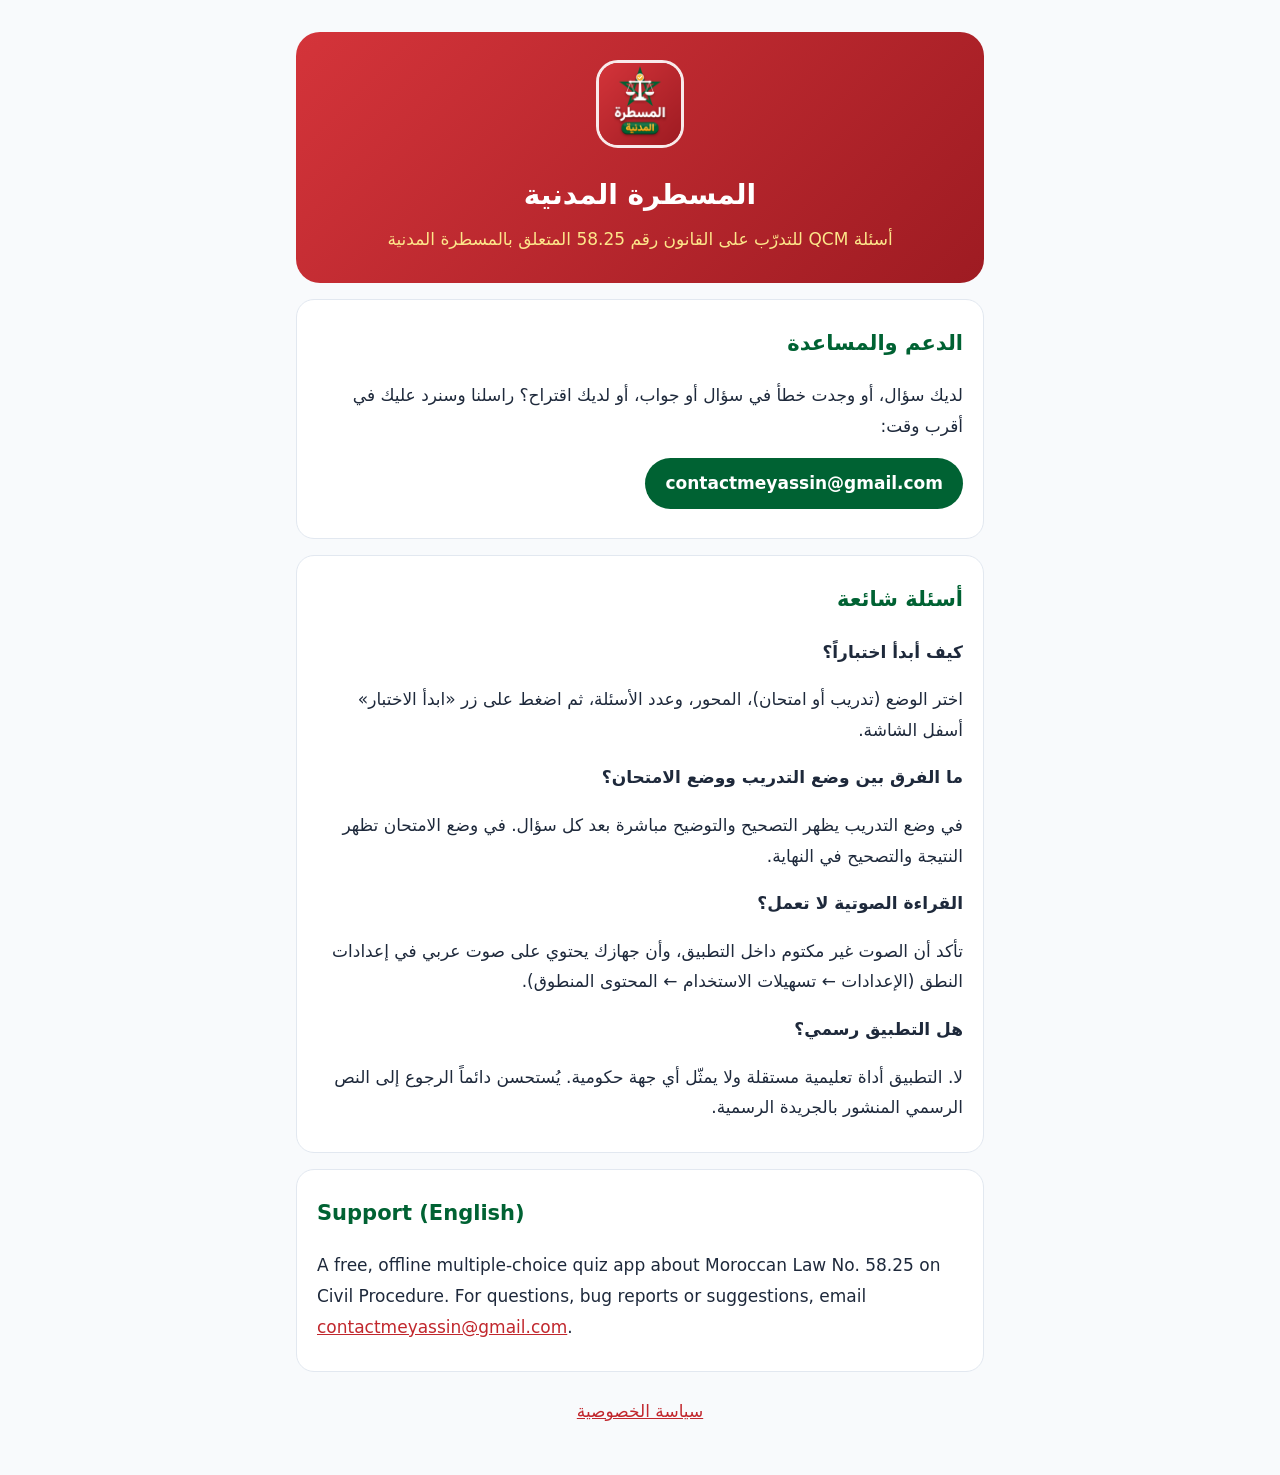
<file: index.html>
<!doctype html>
<html lang="ar" dir="rtl">
<head>
<meta charset="utf-8">
<meta name="viewport" content="width=device-width, initial-scale=1">
<title>الدعم — المسطرة المدنية</title>
<link rel="stylesheet" href="style.css">
</head>
<body>
<main>
  <header>
    <img src="icon.png" alt="شعار التطبيق" width="88" height="88">
    <h1>المسطرة المدنية</h1>
    <p class="muted">أسئلة QCM للتدرّب على القانون رقم 58.25 المتعلق بالمسطرة المدنية</p>
  </header>

  <section>
    <h2>الدعم والمساعدة</h2>
    <p>لديك سؤال، أو وجدت خطأ في سؤال أو جواب، أو لديك اقتراح؟ راسلنا وسنرد عليك في أقرب وقت:</p>
    <p><a class="btn" href="mailto:contactmeyassin@gmail.com">contactmeyassin@gmail.com</a></p>
  </section>

  <section>
    <h2>أسئلة شائعة</h2>
    <h3>كيف أبدأ اختباراً؟</h3>
    <p>اختر الوضع (تدريب أو امتحان)، المحور، وعدد الأسئلة، ثم اضغط على زر «ابدأ الاختبار» أسفل الشاشة.</p>
    <h3>ما الفرق بين وضع التدريب ووضع الامتحان؟</h3>
    <p>في وضع التدريب يظهر التصحيح والتوضيح مباشرة بعد كل سؤال. في وضع الامتحان تظهر النتيجة والتصحيح في النهاية.</p>
    <h3>القراءة الصوتية لا تعمل؟</h3>
    <p>تأكد أن الصوت غير مكتوم داخل التطبيق، وأن جهازك يحتوي على صوت عربي في إعدادات النطق (الإعدادات ← تسهيلات الاستخدام ← المحتوى المنطوق).</p>
    <h3>هل التطبيق رسمي؟</h3>
    <p>لا. التطبيق أداة تعليمية مستقلة ولا يمثّل أي جهة حكومية. يُستحسن دائماً الرجوع إلى النص الرسمي المنشور بالجريدة الرسمية.</p>
  </section>

  <section lang="en" dir="ltr" class="en">
    <h2>Support (English)</h2>
    <p>A free, offline multiple-choice quiz app about Moroccan Law No. 58.25 on Civil Procedure. For questions, bug reports or suggestions, email <a href="mailto:contactmeyassin@gmail.com">contactmeyassin@gmail.com</a>.</p>
  </section>

  <footer><a href="privacy.html">سياسة الخصوصية</a></footer>
</main>
</body>
</html>
</file>
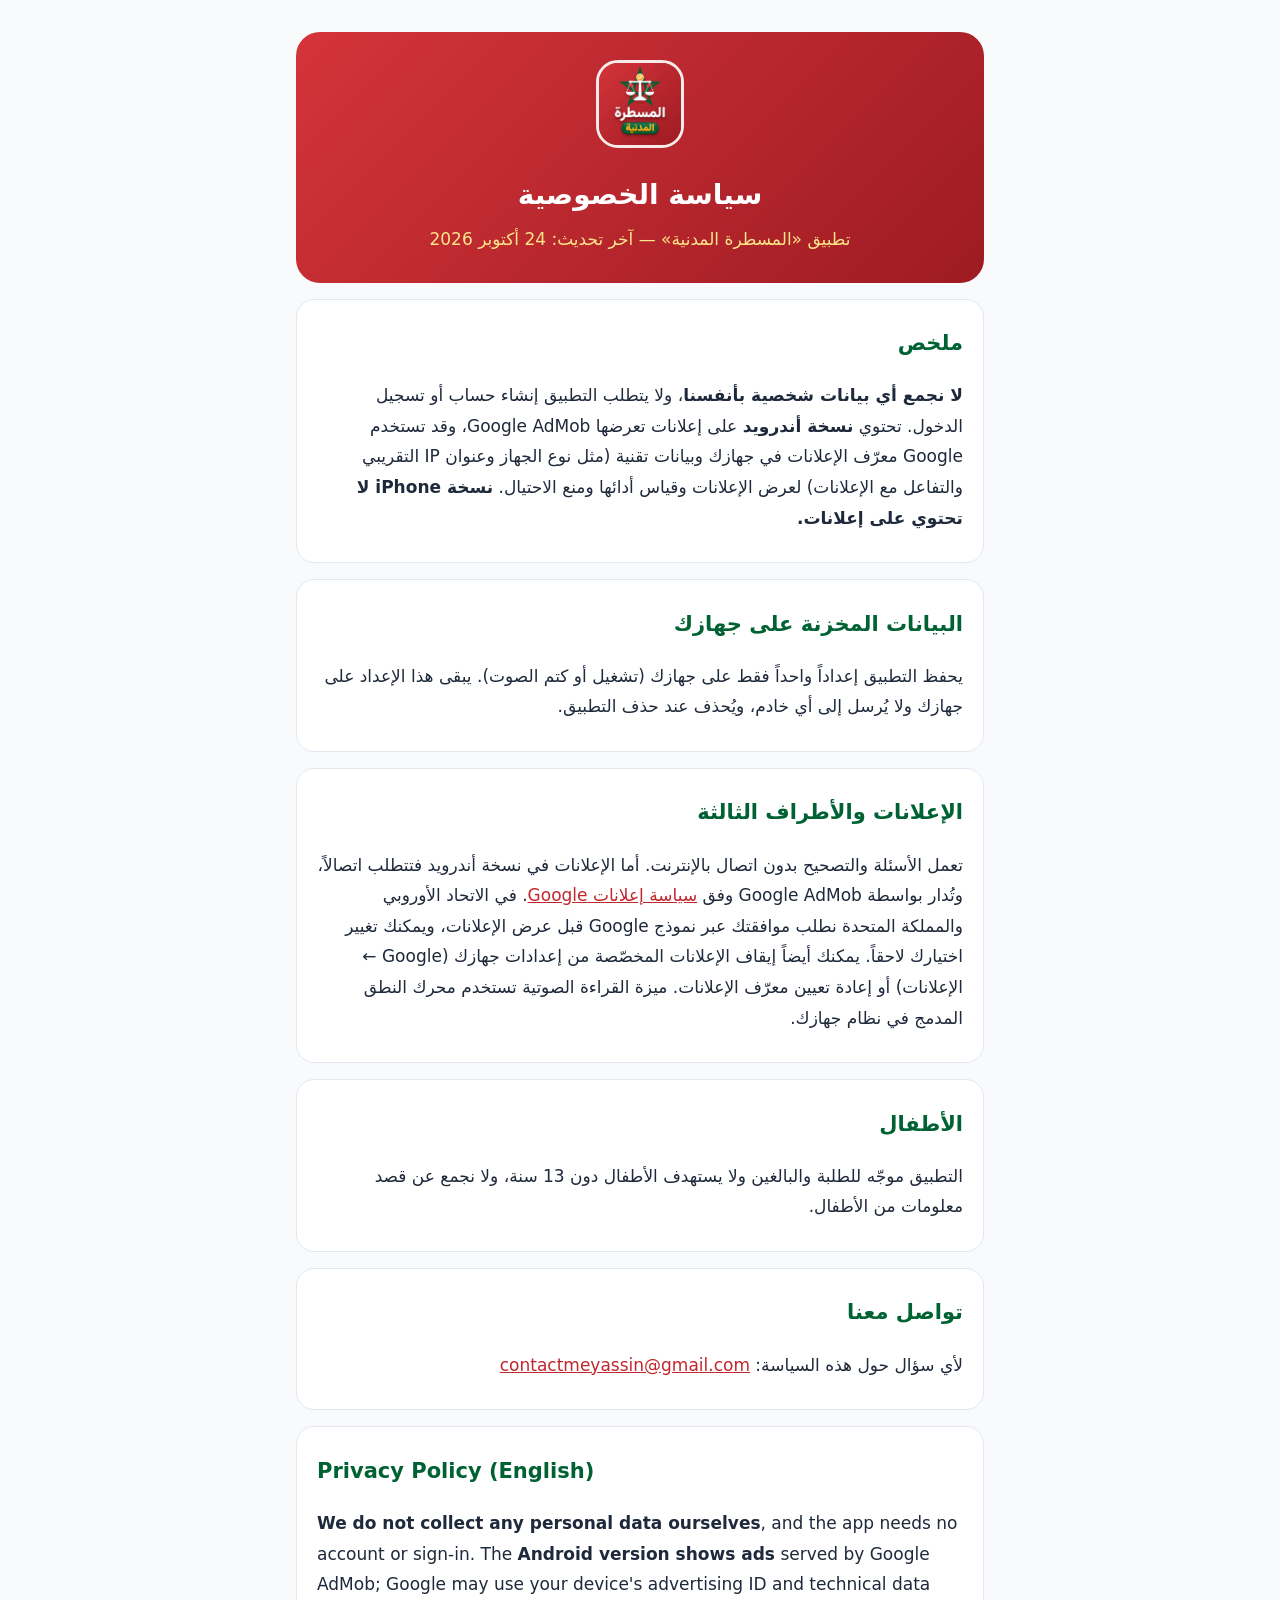
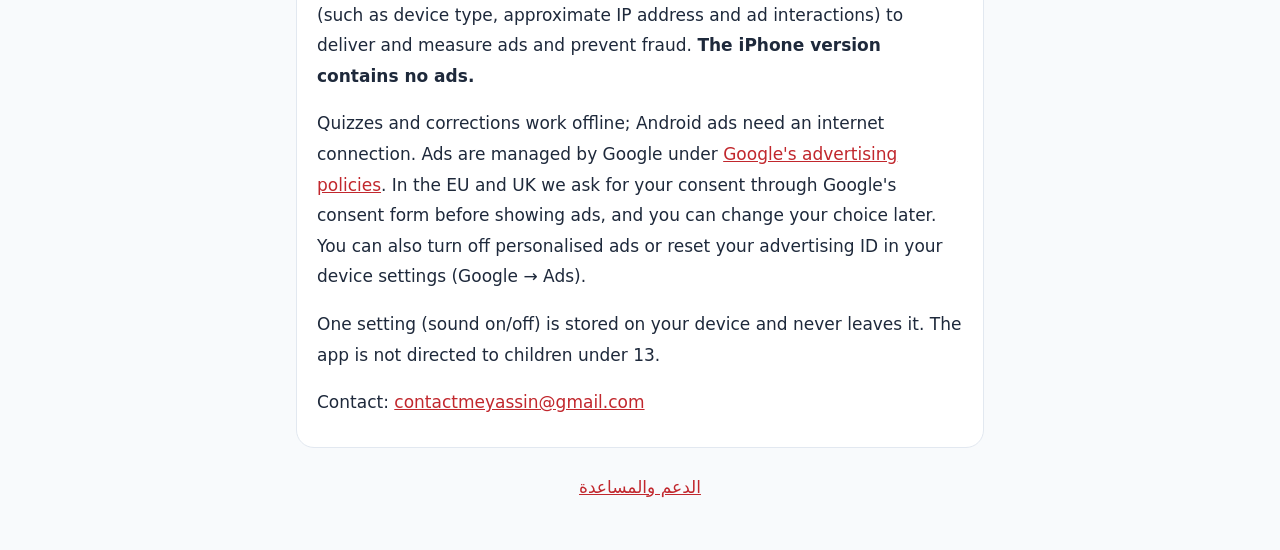
<file: privacy.html>
<!doctype html>
<html lang="ar" dir="rtl">
<head>
<meta charset="utf-8">
<meta name="viewport" content="width=device-width, initial-scale=1">
<title>سياسة الخصوصية — المسطرة المدنية</title>
<link rel="stylesheet" href="style.css">
</head>
<body>
<main>
  <header>
    <img src="icon.png" alt="شعار التطبيق" width="88" height="88">
    <h1>سياسة الخصوصية</h1>
    <p class="muted">تطبيق «المسطرة المدنية» — آخر تحديث: 24 أكتوبر 2026</p>
  </header>

  <section>
    <h2>ملخص</h2>
    <p><strong>لا نجمع أي بيانات شخصية بأنفسنا</strong>، ولا يتطلب التطبيق إنشاء حساب أو تسجيل الدخول. تحتوي <strong>نسخة أندرويد</strong> على إعلانات تعرضها Google AdMob، وقد تستخدم Google معرّف الإعلانات في جهازك وبيانات تقنية (مثل نوع الجهاز وعنوان IP التقريبي والتفاعل مع الإعلانات) لعرض الإعلانات وقياس أدائها ومنع الاحتيال. <strong>نسخة iPhone لا تحتوي على إعلانات.</strong></p>
  </section>

  <section>
    <h2>البيانات المخزنة على جهازك</h2>
    <p>يحفظ التطبيق إعداداً واحداً فقط على جهازك (تشغيل أو كتم الصوت). يبقى هذا الإعداد على جهازك ولا يُرسل إلى أي خادم، ويُحذف عند حذف التطبيق.</p>
  </section>

  <section>
    <h2>الإعلانات والأطراف الثالثة</h2>
    <p>تعمل الأسئلة والتصحيح بدون اتصال بالإنترنت. أما الإعلانات في نسخة أندرويد فتتطلب اتصالاً، وتُدار بواسطة Google AdMob وفق <a href="https://policies.google.com/technologies/ads">سياسة إعلانات Google</a>. في الاتحاد الأوروبي والمملكة المتحدة نطلب موافقتك عبر نموذج Google قبل عرض الإعلانات، ويمكنك تغيير اختيارك لاحقاً. يمكنك أيضاً إيقاف الإعلانات المخصّصة من إعدادات جهازك (Google ← الإعلانات) أو إعادة تعيين معرّف الإعلانات. ميزة القراءة الصوتية تستخدم محرك النطق المدمج في نظام جهازك.</p>
  </section>

  <section>
    <h2>الأطفال</h2>
    <p>التطبيق موجّه للطلبة والبالغين ولا يستهدف الأطفال دون 13 سنة، ولا نجمع عن قصد معلومات من الأطفال.</p>
  </section>

  <section>
    <h2>تواصل معنا</h2>
    <p>لأي سؤال حول هذه السياسة: <a href="mailto:contactmeyassin@gmail.com">contactmeyassin@gmail.com</a></p>
  </section>

  <section lang="en" dir="ltr" class="en">
    <h2>Privacy Policy (English)</h2>
    <p><strong>We do not collect any personal data ourselves</strong>, and the app needs no account or sign-in. The <strong>Android version shows ads</strong> served by Google AdMob; Google may use your device's advertising ID and technical data (such as device type, approximate IP address and ad interactions) to deliver and measure ads and prevent fraud. <strong>The iPhone version contains no ads.</strong></p>
    <p>Quizzes and corrections work offline; Android ads need an internet connection. Ads are managed by Google under <a href="https://policies.google.com/technologies/ads">Google's advertising policies</a>. In the EU and UK we ask for your consent through Google's consent form before showing ads, and you can change your choice later. You can also turn off personalised ads or reset your advertising ID in your device settings (Google &rarr; Ads).</p>
    <p>One setting (sound on/off) is stored on your device and never leaves it. The app is not directed to children under 13.</p>
    <p>Contact: <a href="mailto:contactmeyassin@gmail.com">contactmeyassin@gmail.com</a></p>
  </section>

  <footer><a href="index.html">الدعم والمساعدة</a></footer>
</main>
</body>
</html>
</file>
<file: style.css>
:root { --red: #c1272d; --green: #006233; --ink: #1e293b; --muted: #64748b; --line: #e2e8f0; --bg: #f8fafc; }
* { box-sizing: border-box; }
body { margin: 0; background: var(--bg); color: var(--ink); font: 17px/1.8 "Vazirmatn", "Noto Sans Arabic", system-ui, sans-serif; }
main { max-width: 720px; margin: 0 auto; padding: 32px 16px 48px; }
header { text-align: center; padding: 28px 16px; background: linear-gradient(135deg, #d4343a, #9e1b22); color: #fff; border-radius: 24px; }
header img { border-radius: 22px; border: 3px solid rgba(255,255,255,.9); }
header h1 { margin: 12px 0 4px; font-size: 28px; }
header .muted { color: #fde68a; margin: 0; }
section { background: #fff; border: 1px solid var(--line); border-radius: 18px; padding: 8px 20px 12px; margin-top: 16px; }
h2 { color: var(--green); font-size: 21px; }
h3 { font-size: 17px; margin-bottom: 0; }
.muted { color: var(--muted); }
a { color: var(--red); }
.btn { display: inline-block; background: var(--green); color: #fff; text-decoration: none; padding: 10px 20px; border-radius: 999px; font-weight: 700; }
.en { font-family: system-ui, sans-serif; }
footer { text-align: center; margin-top: 24px; }
</file>
